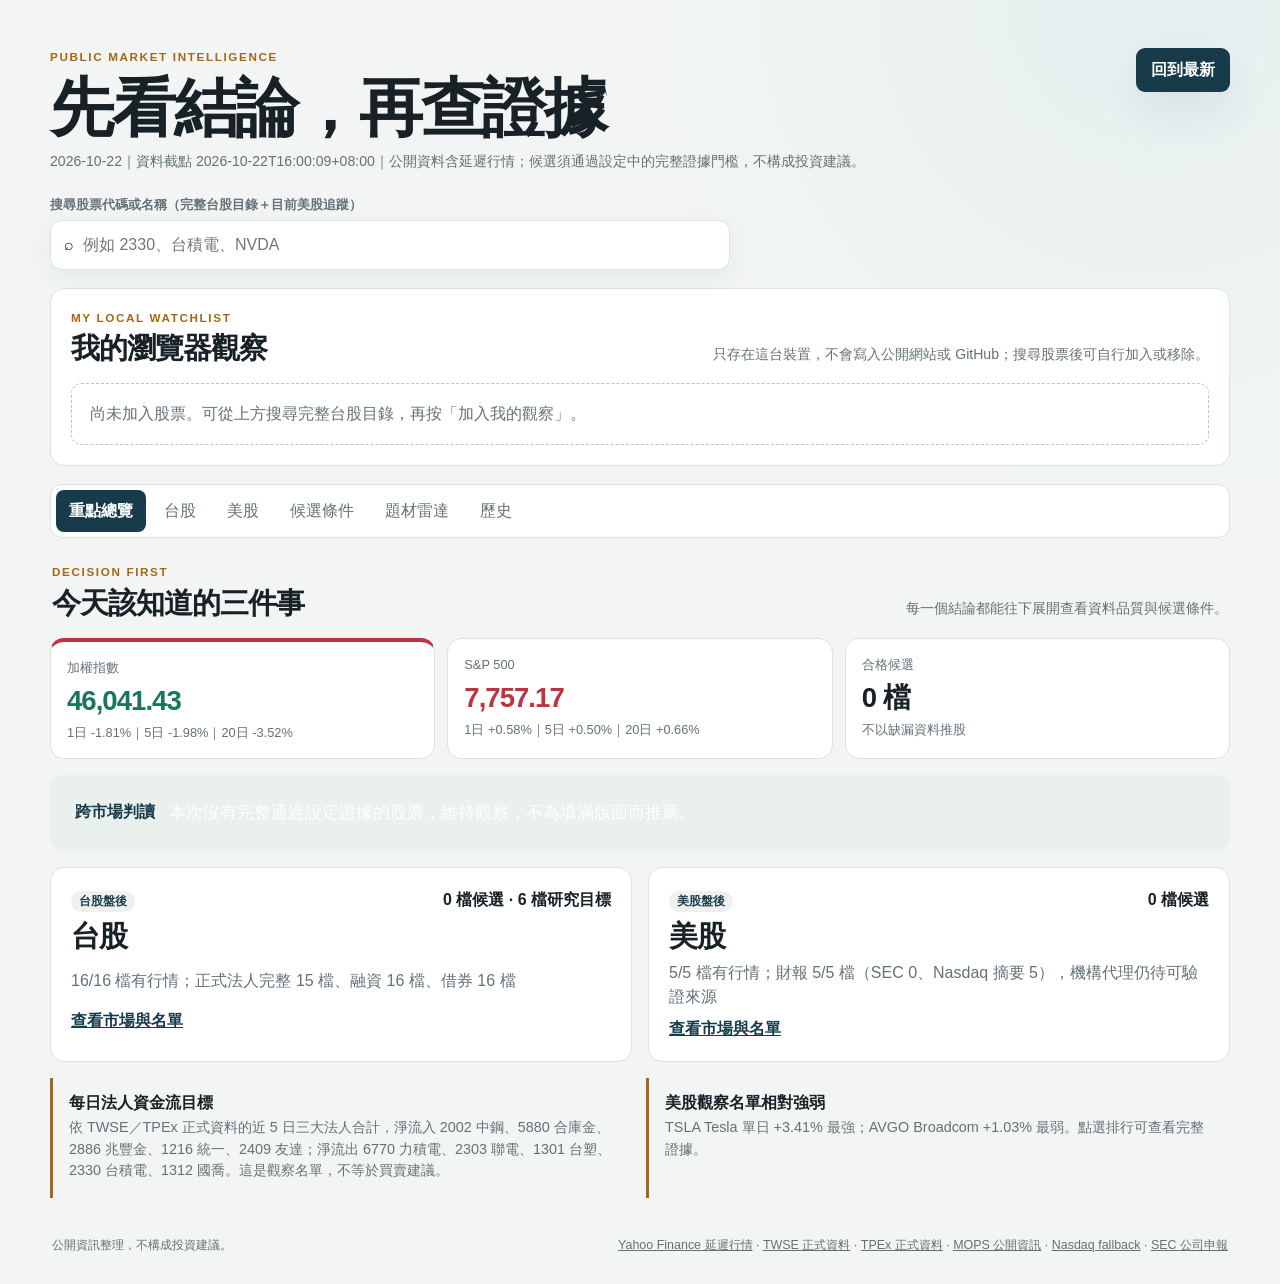
<file: docs/index.html>
<!doctype html>
<html lang="zh-Hant">
  <head>
    <meta charset="utf-8">
    <meta name="viewport" content="width=device-width, initial-scale=1">
    <meta name="description" content="台美股盤勢、正式籌碼資料、候選條件與互動觀察清單">
    <title>台美股市場日報</title>
    <link rel="stylesheet" href="assets/style.css">
  </head>
  <body>
    <main class="shell">
      <header class="hero">
        <div class="hero-copy"><p class="eyebrow">PUBLIC MARKET INTELLIGENCE</p><h1>先看結論，再查證據</h1><p id="report-meta" class="muted">載入最新報告中…</p></div>
        <a class="latest-link" href="latest/">回到最新</a>
      </header>

      <section class="search-shell" aria-labelledby="search-label">
        <label id="search-label" for="stock-search">搜尋股票代碼或名稱（完整台股目錄＋目前美股追蹤）</label>
        <div class="search-control"><span aria-hidden="true">⌕</span><input id="stock-search" type="search" autocomplete="off" placeholder="例如 2330、台積電、NVDA" role="combobox" aria-autocomplete="list" aria-controls="search-results" aria-expanded="false"></div>
        <div id="search-results" class="search-results" role="listbox" hidden></div>
      </section>

      <section class="card personal-watch-card" aria-labelledby="custom-watch-title"><div class="section-heading"><div><p class="eyebrow">MY LOCAL WATCHLIST</p><h2 id="custom-watch-title">我的瀏覽器觀察</h2></div><p class="muted">只存在這台裝置，不會寫入公開網站或 GitHub；搜尋股票後可自行加入或移除。</p></div><div id="custom-watchlist" class="watchlist-grid"></div></section>

      <nav class="tabs" aria-label="報告導覽">
        <button type="button" class="tab active" data-panel="overview" aria-selected="true">重點總覽</button>
        <button type="button" class="tab" data-panel="tw-market" aria-selected="false">台股</button>
        <button type="button" class="tab" data-panel="us-market" aria-selected="false">美股</button>
        <button type="button" class="tab" data-panel="candidates" aria-selected="false">候選條件</button>
        <button type="button" class="tab" data-panel="themes" aria-selected="false">題材雷達</button>
        <button type="button" class="tab" data-panel="archive" aria-selected="false">歷史</button>
      </nav>

      <section id="overview" class="panel active">
        <div class="section-heading page-heading"><div><p class="eyebrow">DECISION FIRST</p><h2>今天該知道的三件事</h2></div><p class="muted">每一個結論都能往下展開查看資料品質與候選條件。</p></div>
        <div id="market-stats" class="stats priority-stats" aria-live="polite"></div>
        <article id="overview-decision" class="card decision lead-decision"></article>
        <div id="market-status" class="market-status-grid"></div>
        <div id="overview-notes" class="note-grid"></div>
      </section>

      <section id="tw-market" class="panel" hidden>
        <div class="section-heading page-heading"><div><p class="eyebrow">TAIWAN MARKET</p><h2>台股盤面與正式籌碼</h2></div><p id="tw-quality" class="muted"></p></div>
        <div id="tw-stats" class="stats"></div>
        <article class="card"><div class="section-heading"><div><p class="eyebrow">WATCHLIST</p><h2>台股觀察名單</h2></div><p class="muted">固定追蹤股加上每日法人淨流入／流出目標；點選可查看完整證據與篩選缺口。</p></div><div id="tw-watchlist" class="watchlist-grid"></div></article>
        <article class="card block-gap"><div class="section-heading"><div><p class="eyebrow">OFFICIAL FLOWS</p><h2>法人、融資與借券</h2></div></div><div id="tw-signals" class="signal-grid"></div></article>
        <article class="card block-gap"><div class="section-heading"><div><p class="eyebrow">RANKING</p><h2>相對強弱排行</h2></div><p class="muted">排行是價格觀察，不等同推薦。</p></div><div id="tw-rotation" class="bar-chart"></div></article>
        <div id="tw-notes" class="note-grid"></div><article id="tw-decision" class="card decision"></article>
      </section>

      <section id="us-market" class="panel" hidden>
        <div class="section-heading page-heading"><div><p class="eyebrow">UNITED STATES MARKET</p><h2>美股盤面與證據</h2></div><p id="us-quality" class="muted"></p></div>
        <div id="us-stats" class="stats"></div>
        <article class="card"><div class="section-heading"><div><p class="eyebrow">WATCHLIST</p><h2>美股觀察名單</h2></div><p class="muted">點選任一股票查看價格、財報、題材、催化劑與篩選條件。</p></div><div id="us-watchlist" class="watchlist-grid"></div></article>
        <article class="card block-gap"><div class="section-heading"><div><p class="eyebrow">FLOW PROXIES</p><h2>量價與機構代理訊號</h2></div></div><div id="us-signals" class="signal-grid"></div></article>
        <article class="card block-gap"><div class="section-heading"><div><p class="eyebrow">RANKING</p><h2>相對強弱排行</h2></div></div><div id="us-rotation" class="bar-chart"></div></article>
        <div id="us-notes" class="note-grid"></div><article id="us-decision" class="card decision"></article>
      </section>

      <section id="candidates" class="panel" hidden>
        <div class="section-heading page-heading"><div><p class="eyebrow">EVIDENCE GATE</p><h2>候選股票與完整條件</h2></div><p class="muted">門檻由設定檔管理；必要資料不足時不會硬推股票。</p></div>
        <h3 class="market-label">台股候選評估</h3><div id="tw-candidates" class="candidate-grid"></div>
        <h3 class="market-label">美股候選評估</h3><div id="us-candidates" class="candidate-grid"></div>
      </section>

      <section id="themes" class="panel" hidden><article class="card"><div class="section-heading"><div><p class="eyebrow">THEME RADAR</p><h2>題材階段與市場敘事</h2></div><p class="muted">題材熱度只是觀察層，仍需正式資料與價格條件確認。</p></div><div id="theme-list" class="theme-grid"></div></article></section>
      <section id="archive" class="panel" hidden><article class="card"><div class="section-heading"><div><p class="eyebrow">REPORT ARCHIVE</p><h2>歷史公開報告</h2></div><p class="muted">每個交易日獨立保存。</p></div><div id="archive-list" class="archive-list" aria-live="polite"></div></article></section>

      <footer><span>公開資訊整理，不構成投資建議。</span><span id="source-links"></span></footer>
    </main>

    <dialog id="stock-dialog" class="stock-dialog" aria-labelledby="stock-dialog-title"><div class="dialog-head"><div><p class="eyebrow">STOCK EVIDENCE</p><h2 id="stock-dialog-title">股票明細</h2></div><button type="button" class="dialog-close" aria-label="關閉股票明細">×</button></div><div id="stock-dialog-body"></div></dialog>
    <script src="assets/app.js" defer></script>
  </body>
</html>
</file>
<file: docs/assets/style.css>
:root { color-scheme:light; --ink:#172126; --muted:#647177; --paper:#f2f5f3; --surface:#fff; --line:#dce3df; --red:#be3342; --green:#17775d; --amber:#a46713; --navy:#173b4b; --blue-soft:#edf4f6; --shadow:0 18px 48px rgba(24,58,74,.09); }
* { box-sizing:border-box; }
body { margin:0; background:radial-gradient(circle at 90% 0,#e6eff0 0,transparent 32rem),var(--paper); color:var(--ink); font-family:ui-sans-serif,-apple-system,BlinkMacSystemFont,"Segoe UI",sans-serif; line-height:1.5; }
button,a,input { font:inherit; }
button { color:inherit; }
.shell { width:min(1180px,calc(100% - 32px)); margin:0 auto; padding:34px 0 30px; }
.hero { display:flex; justify-content:space-between; gap:24px; align-items:flex-start; padding:14px 0 22px; }
.hero-copy { max-width:820px; }
.eyebrow { margin:0 0 6px; color:var(--amber); font-size:.73rem; letter-spacing:.14em; font-weight:800; }
h1,h2,h3 { line-height:1.14; margin:0; }
h1,h2 { letter-spacing:-.035em; }
h1 { font-size:clamp(2.15rem,6vw,4rem); }
h2 { font-size:clamp(1.3rem,3vw,1.8rem); }
.muted { margin:7px 0 0; color:var(--muted); font-size:.88rem; }
.latest-link { background:var(--navy); color:#fff; text-decoration:none; padding:10px 15px; border-radius:9px; font-weight:750; white-space:nowrap; box-shadow:var(--shadow); }
.search-shell { position:relative; margin:0 0 18px; max-width:680px; z-index:8; }
.search-shell>label { display:block; margin-bottom:6px; color:var(--muted); font-size:.8rem; font-weight:700; }
.search-control { display:flex; align-items:center; gap:9px; background:var(--surface); border:1px solid var(--line); border-radius:12px; padding:0 13px; box-shadow:0 8px 24px rgba(24,58,74,.06); }
.search-control:focus-within { outline:3px solid rgba(23,59,75,.15); border-color:var(--navy); }
.search-control input { width:100%; border:0; outline:0; background:transparent; padding:12px 0; }
.search-results { position:absolute; inset:calc(100% + 5px) 0 auto; padding:6px; background:var(--surface); border:1px solid var(--line); border-radius:12px; box-shadow:var(--shadow); }
.search-results[hidden] { display:none; }
.search-option { display:flex; width:100%; justify-content:space-between; gap:12px; border:0; border-radius:8px; background:transparent; padding:10px; text-align:left; cursor:pointer; }
.search-option:hover,.search-option.active,.search-option:focus { background:var(--blue-soft); outline:none; }
.search-option small { color:var(--muted); }
.personal-watch-card { margin:0 0 18px; }
.watch-actions { display:flex; align-items:center; gap:10px; margin:12px 0 0; }
.watch-actions span { color:var(--muted); font-size:.76rem; }
.watch-toggle { border:0; border-radius:8px; padding:8px 11px; color:#fff; background:var(--navy); font-weight:750; cursor:pointer; }
.tabs { position:sticky; top:0; z-index:6; display:flex; gap:5px; border:1px solid var(--line); border-radius:12px; margin-bottom:25px; padding:5px; overflow-x:auto; background:rgba(255,255,255,.92); backdrop-filter:blur(12px); }
.tab { appearance:none; border:0; border-radius:8px; background:transparent; padding:9px 13px; color:var(--muted); cursor:pointer; white-space:nowrap; }
.tab.active { color:#fff; background:var(--navy); font-weight:750; }
.tab:focus-visible,.jump-link:focus-visible,.stock-trigger:focus-visible,.dialog-close:focus-visible { outline:3px solid rgba(164,103,19,.3); outline-offset:2px; }
.panel[hidden] { display:none; }
.stats { display:grid; grid-template-columns:repeat(auto-fit,minmax(210px,1fr)); gap:12px; margin-bottom:16px; }
.priority-stats .stat:first-child { border-top:4px solid var(--red); }
.stat,.card { background:var(--surface); border:1px solid var(--line); border-radius:14px; }
.stat { padding:16px; min-width:0; }
.stat .label { color:var(--muted); font-size:.8rem; }
.stat .value { margin-top:3px; font-size:clamp(1.16rem,3vw,1.72rem); font-weight:780; letter-spacing:-.035em; overflow-wrap:anywhere; }
.stat .detail { margin-top:2px; color:var(--muted); font-size:.8rem; }
.card { padding:20px; }
.section-heading { display:flex; gap:16px; justify-content:space-between; align-items:flex-end; margin-bottom:18px; }
.section-heading.compact { align-items:center; }
.section-heading .muted { max-width:560px; text-align:right; }
.page-heading { margin:4px 2px 18px; }
.block-gap { margin-top:16px; }
.lead-decision { display:grid; grid-template-columns:auto 1fr; gap:14px; align-items:start; padding:24px; background:var(--navy); color:#fff; }
.lead-decision strong { color:#f6cf8c; }
.lead-decision p { margin:0; font-size:1.06rem; }
.market-status-grid { display:grid; grid-template-columns:repeat(2,1fr); gap:16px; margin:16px 0; }
.market-status { display:grid; grid-template-columns:1fr auto; gap:8px 18px; align-items:start; }
.market-status p { grid-column:1/-1; margin:0; color:var(--muted); }
.market-status .jump-link { justify-self:start; grid-column:1/-1; }
.jump-link { border:0; padding:0; background:transparent; color:var(--navy); font-weight:750; cursor:pointer; text-decoration:underline; }
.signal-grid { display:grid; grid-template-columns:repeat(auto-fit,minmax(185px,1fr)); gap:10px; }
.signal-grid .stat { background:var(--blue-soft); border-color:transparent; }
.watchlist-grid { display:grid; grid-template-columns:repeat(auto-fit,minmax(205px,1fr)); gap:10px; }
.watch-card { display:grid; grid-template-columns:1fr auto; gap:7px 12px; padding:14px; border:1px solid var(--line); border-radius:11px; background:#fbfcfb; }
.watch-card>div { grid-column:1/-1; display:flex; gap:8px; align-items:center; }
.watch-price { font-size:1.18rem; }
.market-pill,.status-chip { display:inline-flex; width:max-content; padding:2px 7px; border-radius:99px; font-size:.68rem; font-weight:750; }
.market-pill { color:var(--navy); background:var(--blue-soft); }
.status-chip { grid-column:1/-1; color:var(--amber); background:#f8efdf; }
.status-chip.pass { color:var(--green); background:#e5f3ee; }
.status-chip.inflow { color:var(--green); background:#e5f3ee; }
.status-chip.outflow { color:#9c3f3f; background:#f8e7e7; }
.bar-chart { display:grid; gap:9px; }
.bar-row { display:grid; grid-template-columns:minmax(90px,170px) 1fr 62px; align-items:center; gap:10px; font-size:.86rem; }
.bar-label { white-space:nowrap; overflow:hidden; text-overflow:ellipsis; }
.bar-track { display:flex; align-items:center; min-height:20px; background:linear-gradient(90deg,transparent 49.8%,var(--line) 49.8%,var(--line) 50.2%,transparent 50.2%); }
.bar { height:12px; border-radius:4px; min-width:2px; }
.bar.positive { background:var(--red); }
.bar.negative { background:var(--green); }
.bar-value { text-align:right; font-variant-numeric:tabular-nums; font-weight:680; }
.positive { color:var(--red); }
.negative { color:var(--green); }
.note-grid,.theme-grid { display:grid; grid-template-columns:repeat(2,1fr); gap:12px; margin:16px 0; }
.note,.theme { padding:16px; background:transparent; border-left:3px solid var(--amber); }
.note h3,.theme h3 { margin:0 0 5px; font-size:1rem; }
.note p,.theme p { margin:0; color:var(--muted); font-size:.9rem; }
.tag { display:inline-block; margin-bottom:8px; padding:2px 8px; border-radius:99px; background:#eef1ee; color:var(--navy); font-size:.72rem; font-weight:750; }
.decision { margin-top:16px; background:#e9f0ed; border-color:transparent; }
.decision strong { color:var(--navy); }
.market-label { margin:26px 2px 12px; }
.candidate-grid { display:grid; gap:16px; }
.candidate-head { display:flex; justify-content:space-between; gap:20px; align-items:flex-start; }
.candidate-head h3 { font-size:1.35rem; }
.candidate-head p,.quality-line,.company-line { margin:5px 0 0; color:var(--muted); font-size:.88rem; }
.score { min-width:74px; text-align:center; padding:8px 10px; background:var(--blue-soft); border-radius:10px; }
.score strong { display:block; color:var(--navy); font-size:1.4rem; }
.score span { display:block; color:var(--muted); font-size:.68rem; }
.candidate-metrics { display:grid; grid-template-columns:repeat(auto-fit,minmax(145px,1fr)); gap:8px; margin:16px 0; }
.candidate-metric { display:grid; padding:10px; border:1px solid var(--line); border-radius:9px; }
.candidate-metric span,.candidate-metric small { color:var(--muted); font-size:.73rem; }
.candidate-details { display:grid; grid-template-columns:repeat(2,1fr); gap:1px; margin:0; overflow:hidden; border:1px solid var(--line); border-radius:9px; background:var(--line); }
.candidate-details div { padding:11px 12px; background:var(--surface); }
.candidate-details dt,.evidence-item dt { color:var(--muted); font-size:.73rem; font-weight:750; }
.candidate-details dd,.evidence-item dd { margin:3px 0 0; font-size:.86rem; }
.stock-trigger { appearance:none; border:0; padding:0; color:var(--navy); background:transparent; font-weight:780; cursor:pointer; text-align:left; text-decoration:underline; text-decoration-color:transparent; }
.stock-trigger:hover { text-decoration-color:currentColor; }
.glossary { position:relative; border-bottom:1px dotted currentColor; cursor:help; }
.glossary::after { content:attr(data-tip); position:absolute; left:0; bottom:calc(100% + 9px); z-index:20; width:max-content; max-width:min(300px,80vw); padding:9px 11px; border-radius:8px; background:#102d3a; color:#fff; font-size:.76rem; font-weight:500; line-height:1.45; box-shadow:var(--shadow); opacity:0; visibility:hidden; transform:translateY(4px); transition:.14s ease; white-space:normal; pointer-events:none; }
.glossary:hover::after,.glossary:focus::after,.glossary.tip-open::after { opacity:1; visibility:visible; transform:none; }
.empty-state { grid-column:1/-1; padding:18px; color:var(--muted); border:1px dashed #b9c6bf; border-radius:10px; background:rgba(255,255,255,.55); }
.candidate-empty strong { color:var(--ink); }
.candidate-empty p { margin:5px 0 0; }
.evaluation-card { border-left:4px solid var(--amber); }
.evaluation-card .compact-checks { margin-top:14px; }
.archive-list { display:grid; gap:8px; }
.archive-item { display:flex; align-items:center; justify-content:space-between; gap:12px; padding:14px 0; border-bottom:1px solid var(--line); }
.archive-item:last-child { border-bottom:0; }
.archive-item a { color:var(--navy); font-weight:750; }
.stock-dialog { width:min(860px,calc(100% - 24px)); max-height:88vh; border:0; border-radius:18px; padding:0; color:var(--ink); box-shadow:0 34px 100px rgba(9,31,40,.28); }
.stock-dialog::backdrop { background:rgba(13,31,38,.58); backdrop-filter:blur(3px); }
.dialog-head { position:sticky; top:0; z-index:3; display:flex; justify-content:space-between; gap:16px; padding:20px 22px; border-bottom:1px solid var(--line); background:rgba(255,255,255,.96); }
.dialog-close { width:38px; height:38px; border:0; border-radius:50%; background:var(--blue-soft); font-size:1.5rem; cursor:pointer; }
#stock-dialog-body { padding:0 22px 24px; }
.dialog-section { padding:20px 0; border-bottom:1px solid var(--line); }
.dialog-section:last-child { border-bottom:0; }
.dialog-section h3 { margin-bottom:12px; }
.two-up { display:grid; grid-template-columns:1fr 1fr; gap:20px; }
.evidence-grid { display:grid; grid-template-columns:repeat(auto-fit,minmax(130px,1fr)); gap:8px; margin:0; }
.evidence-item { padding:10px; border-radius:9px; background:var(--blue-soft); }
.evidence-item small { display:block; margin-top:4px; color:var(--muted); font-size:.68rem; }
.table-wrap { overflow:auto; }
table { width:100%; border-collapse:collapse; font-variant-numeric:tabular-nums; }
th,td { padding:9px; text-align:right; border-bottom:1px solid var(--line); }
th:first-child { text-align:left; }
.check-list { display:grid; gap:8px; }
.check-row { display:grid; grid-template-columns:10px minmax(120px,.5fr) 1fr; gap:9px; align-items:start; font-size:.84rem; }
.check-row>span:last-child { color:var(--muted); }
.check-dot { width:9px; height:9px; margin-top:5px; border-radius:50%; background:var(--amber); }
.check-dot.pass { background:var(--green); }
.check-dot.fail { background:var(--red); }
footer { display:flex; justify-content:space-between; gap:16px; color:var(--muted); font-size:.78rem; padding:22px 2px 0; }
footer a { color:inherit; }
@media (max-width:720px) { .shell{width:min(100% - 24px,1180px);padding-top:20px}.hero{padding-bottom:18px}.note-grid,.theme-grid,.market-status-grid,.candidate-details,.two-up{grid-template-columns:1fr}.section-heading{align-items:flex-start;flex-direction:column}.section-heading .muted{text-align:left}.lead-decision{grid-template-columns:1fr}footer{flex-direction:column}.glossary::after{position:fixed;left:12px;right:12px;bottom:14px;width:auto;max-width:none}.stock-dialog{max-height:94vh}.dialog-head{padding:16px}#stock-dialog-body{padding:0 16px 18px} }
@media (max-width:430px) { .hero{flex-direction:column}.bar-row{grid-template-columns:88px 1fr 54px;gap:7px;font-size:.78rem}.card{padding:15px}.candidate-head{flex-direction:column}.score{text-align:left}.check-row{grid-template-columns:10px 1fr}.check-row>span:last-child{grid-column:2}.watchlist-grid{grid-template-columns:1fr} }
</file>
